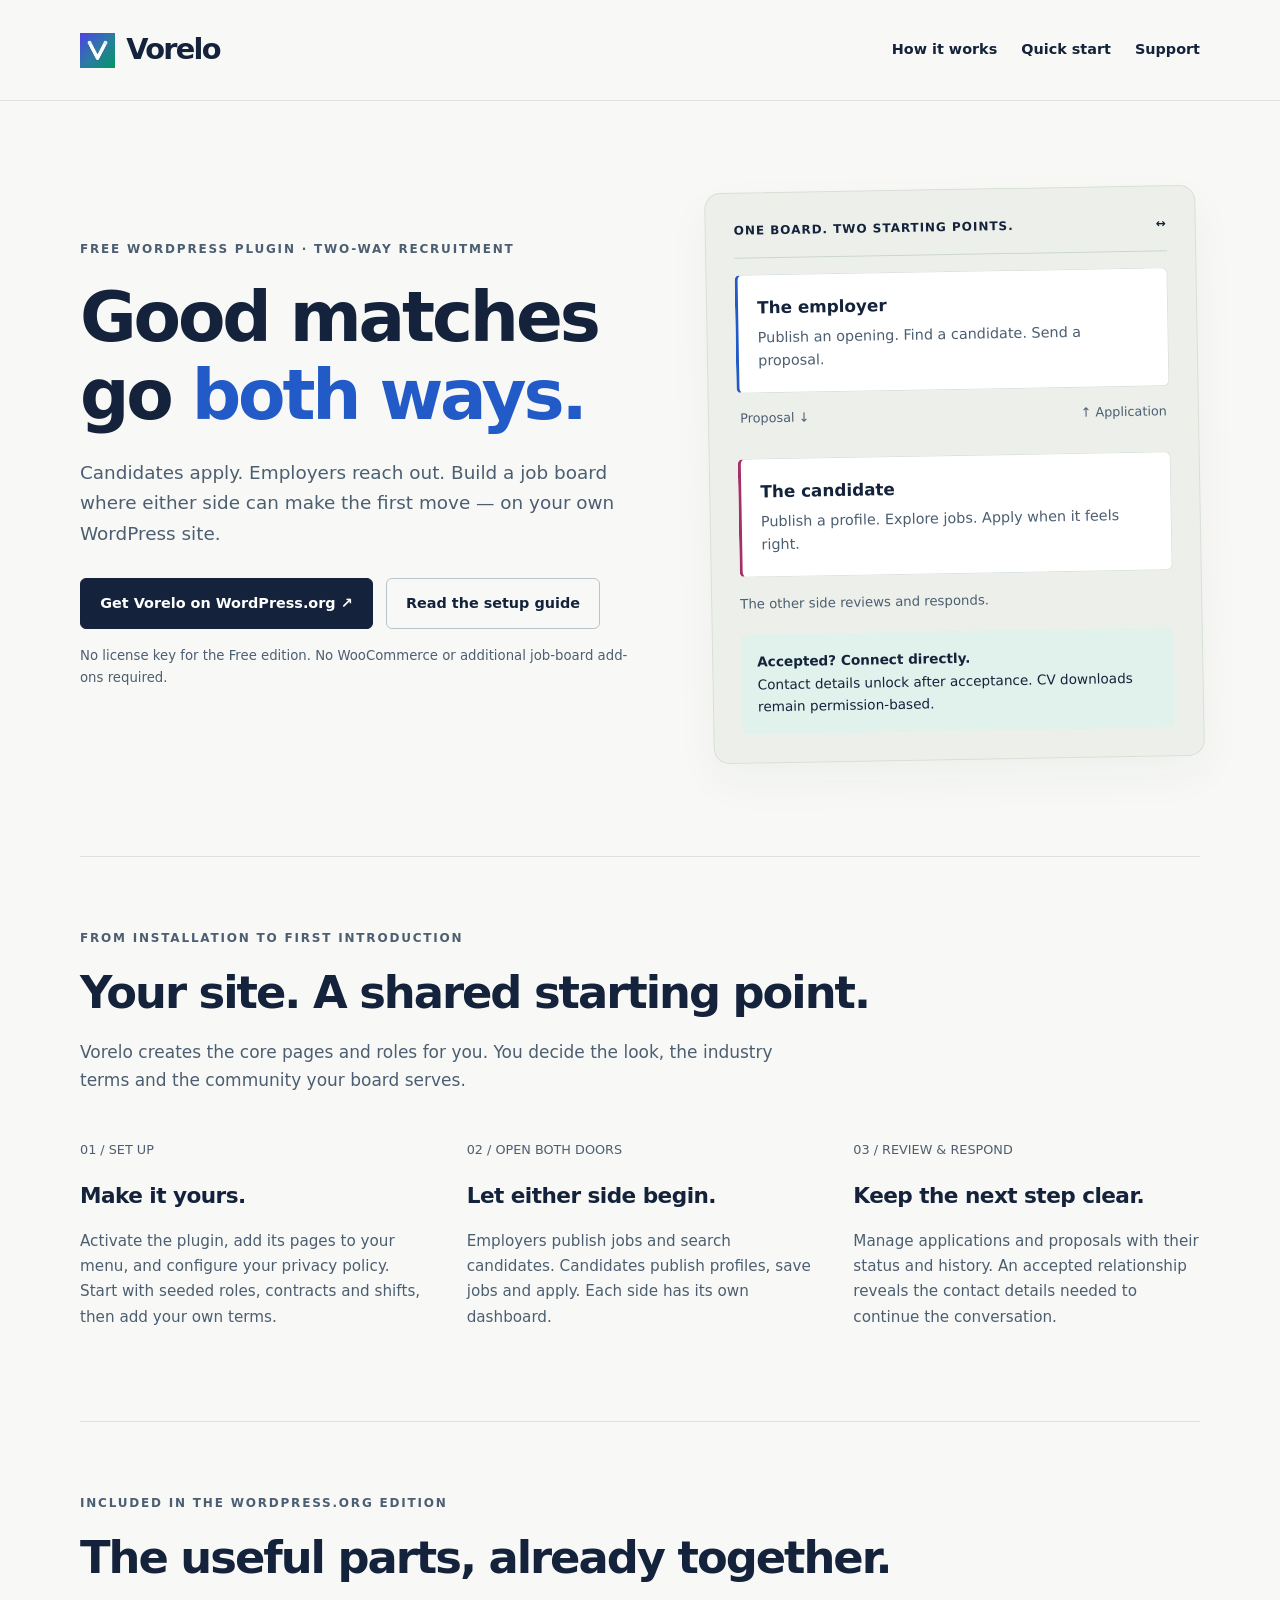
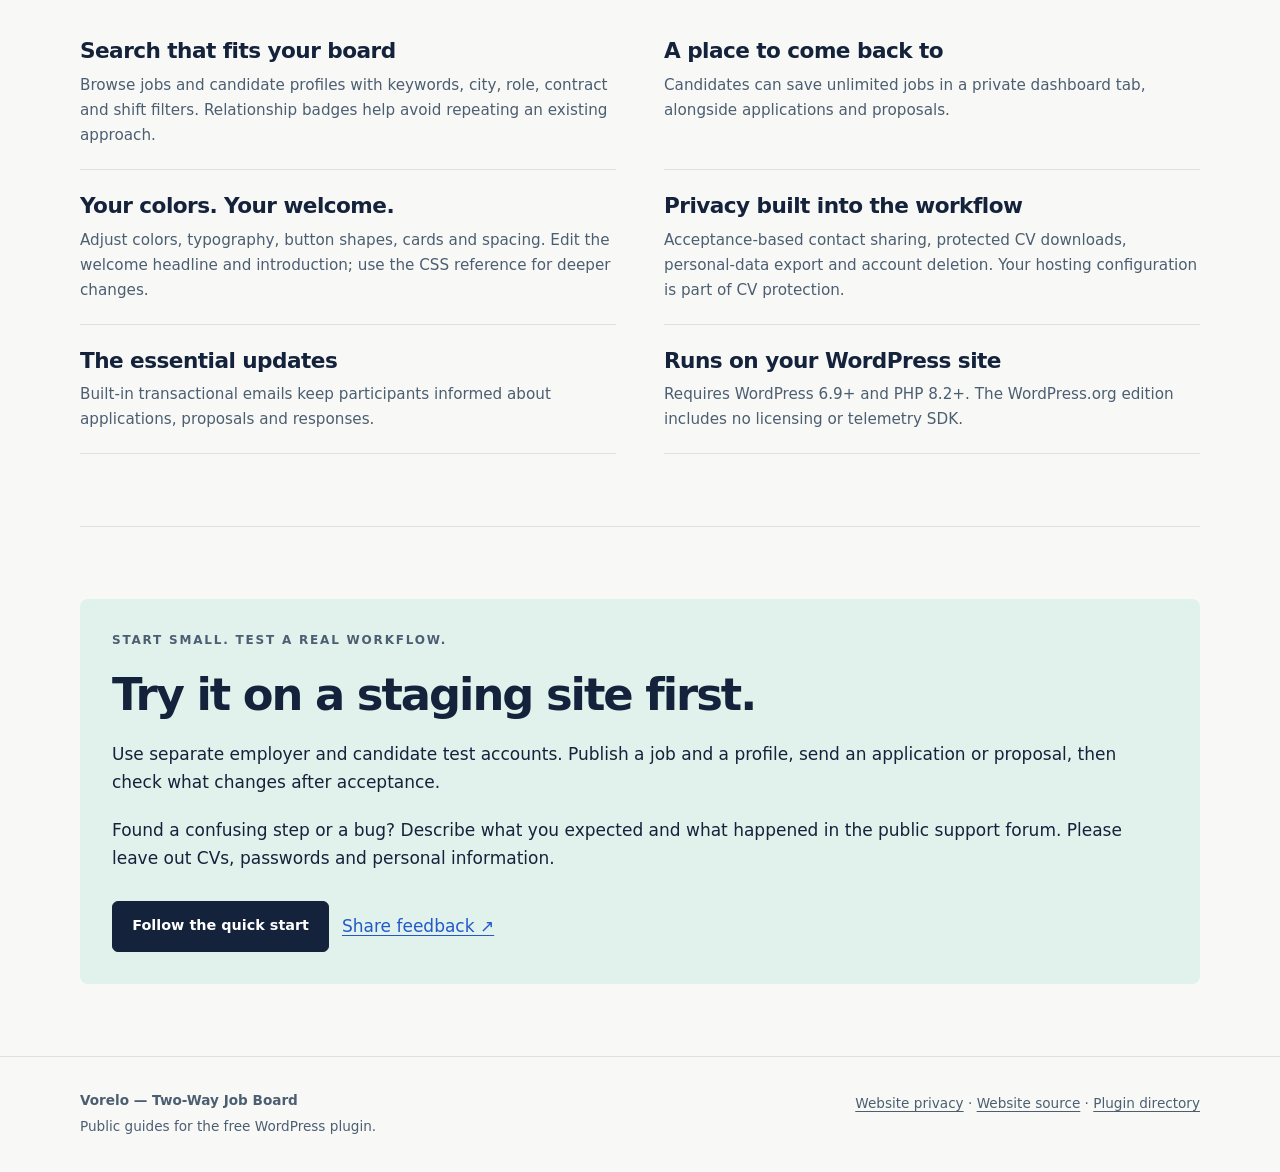
<file: docs/index.html>
<!doctype html>
<html lang="en">
<head>
  <meta charset="utf-8">
  <meta name="viewport" content="width=device-width, initial-scale=1">
  <meta name="description" content="Vorelo is a free two-way job board for WordPress. Learn how employers and candidates connect, and set up your own job board.">
  <meta name="theme-color" content="#14233b">
  <title>Vorelo — Two-Way Job Board for WordPress</title>
  <link rel="icon" href="assets/vorelo-icon-128.png" type="image/png" sizes="128x128">
  <link rel="stylesheet" href="assets/style.css">
  <link rel="canonical" href="https://paulex-github.github.io/vorelo-site/">
</head>
<body>
  <a class="mtwk-skip" href="#main">Skip to content</a>
  <header class="mtwk-header">
    <div class="mtwk-wrap mtwk-header-inner">
      <a class="mtwk-brand" href="./" aria-label="Vorelo home"><img src="assets/vorelo-logo-256.png" alt="" width="35" height="35">Vorelo</a>
      <nav class="mtwk-nav" aria-label="Main navigation"><a href="#how-it-works">How it works</a><a href="guide.html">Quick start</a><a href="https://wordpress.org/support/plugin/vorelo-job-board/">Support</a></nav>
    </div>
  </header>
  <main id="main" class="mtwk-wrap">
    <section class="mtwk-hero" aria-labelledby="hero-title">
      <div>
        <p class="mtwk-kicker">Free WordPress plugin · Two-way recruitment</p>
        <h1 id="hero-title">Good matches<br>go <span class="mtwk-accent">both ways.</span></h1>
        <p class="mtwk-hero-lead">Candidates apply. Employers reach out. Build a job board where either side can make the first move — on your own WordPress site.</p>
        <div class="mtwk-actions"><a class="mtwk-button" href="https://wordpress.org/plugins/vorelo-job-board/">Get Vorelo on WordPress.org ↗</a><a class="mtwk-button mtwk-button--light" href="guide.html">Read the setup guide</a></div>
        <p class="mtwk-small mtwk-hero-note">No license key for the Free edition. No WooCommerce or additional job-board add-ons required.</p>
      </div>
      <div class="mtwk-board" aria-label="Illustration of Vorelo's two-way workflow, not a live dashboard">
        <div class="mtwk-board-title"><span>One board. Two starting points.</span><span aria-hidden="true">↔</span></div>
        <div class="mtwk-person"><strong>The employer</strong><p>Publish an opening. Find a candidate. Send a proposal.</p></div>
        <div class="mtwk-exchange"><span>Proposal ↓</span><span>↑ Application</span></div>
        <div class="mtwk-person mtwk-person--candidate"><strong>The candidate</strong><p>Publish a profile. Explore jobs. Apply when it feels right.</p></div>
        <p class="mtwk-small" style="margin-top:1rem">The other side reviews and responds.</p>
        <div class="mtwk-match"><strong>Accepted? Connect directly.</strong>Contact details unlock after acceptance. CV downloads remain permission-based.</div>
      </div>
    </section>
    <section class="mtwk-section" id="how-it-works" aria-labelledby="how-title">
      <p class="mtwk-kicker">From installation to first introduction</p>
      <h2 id="how-title">Your site. A shared starting point.</h2>
      <p class="mtwk-section-intro">Vorelo creates the core pages and roles for you. You decide the look, the industry terms and the community your board serves.</p>
      <div class="mtwk-columns">
        <div><span class="mtwk-number">01 / SET UP</span><h3>Make it yours.</h3><p>Activate the plugin, add its pages to your menu, and configure your privacy policy. Start with seeded roles, contracts and shifts, then add your own terms.</p></div>
        <div><span class="mtwk-number">02 / OPEN BOTH DOORS</span><h3>Let either side begin.</h3><p>Employers publish jobs and search candidates. Candidates publish profiles, save jobs and apply. Each side has its own dashboard.</p></div>
        <div><span class="mtwk-number">03 / REVIEW & RESPOND</span><h3>Keep the next step clear.</h3><p>Manage applications and proposals with their status and history. An accepted relationship reveals the contact details needed to continue the conversation.</p></div>
      </div>
    </section>
    <section class="mtwk-section" aria-labelledby="features-title">
      <p class="mtwk-kicker">Included in the WordPress.org edition</p>
      <h2 id="features-title">The useful parts, already together.</h2>
      <div class="mtwk-feature-grid">
        <div class="mtwk-feature"><h3>Search that fits your board</h3><p>Browse jobs and candidate profiles with keywords, city, role, contract and shift filters. Relationship badges help avoid repeating an existing approach.</p></div>
        <div class="mtwk-feature"><h3>A place to come back to</h3><p>Candidates can save unlimited jobs in a private dashboard tab, alongside applications and proposals.</p></div>
        <div class="mtwk-feature"><h3>Your colors. Your welcome.</h3><p>Adjust colors, typography, button shapes, cards and spacing. Edit the welcome headline and introduction; use the CSS reference for deeper changes.</p></div>
        <div class="mtwk-feature"><h3>Privacy built into the workflow</h3><p>Acceptance-based contact sharing, protected CV downloads, personal-data export and account deletion. Your hosting configuration is part of CV protection.</p></div>
        <div class="mtwk-feature"><h3>The essential updates</h3><p>Built-in transactional emails keep participants informed about applications, proposals and responses.</p></div>
        <div class="mtwk-feature"><h3>Runs on your WordPress site</h3><p>Requires WordPress 6.9+ and PHP 8.2+. The WordPress.org edition includes no licensing or telemetry SDK.</p></div>
      </div>
    </section>
    <section class="mtwk-section" aria-labelledby="try-title">
      <div class="mtwk-callout"><p class="mtwk-kicker">Start small. Test a real workflow.</p><h2 id="try-title">Try it on a staging site first.</h2><p>Use separate employer and candidate test accounts. Publish a job and a profile, send an application or proposal, then check what changes after acceptance.</p><p>Found a confusing step or a bug? Describe what you expected and what happened in the public support forum. Please leave out CVs, passwords and personal information.</p><div class="mtwk-actions"><a class="mtwk-button" href="guide.html">Follow the quick start</a><a href="https://wordpress.org/support/plugin/vorelo-job-board/">Share feedback ↗</a></div></div>
    </section>
  </main>
  <footer class="mtwk-footer"><div class="mtwk-wrap mtwk-footer-inner"><div><strong>Vorelo — Two-Way Job Board</strong><p>Public guides for the free WordPress plugin.</p></div><p><a href="privacy.html">Website privacy</a> · <a href="https://github.com/paulex-github/vorelo-site">Website source</a> · <a href="https://wordpress.org/plugins/vorelo-job-board/">Plugin directory</a></p></div></footer>
</body>
</html>
</file>
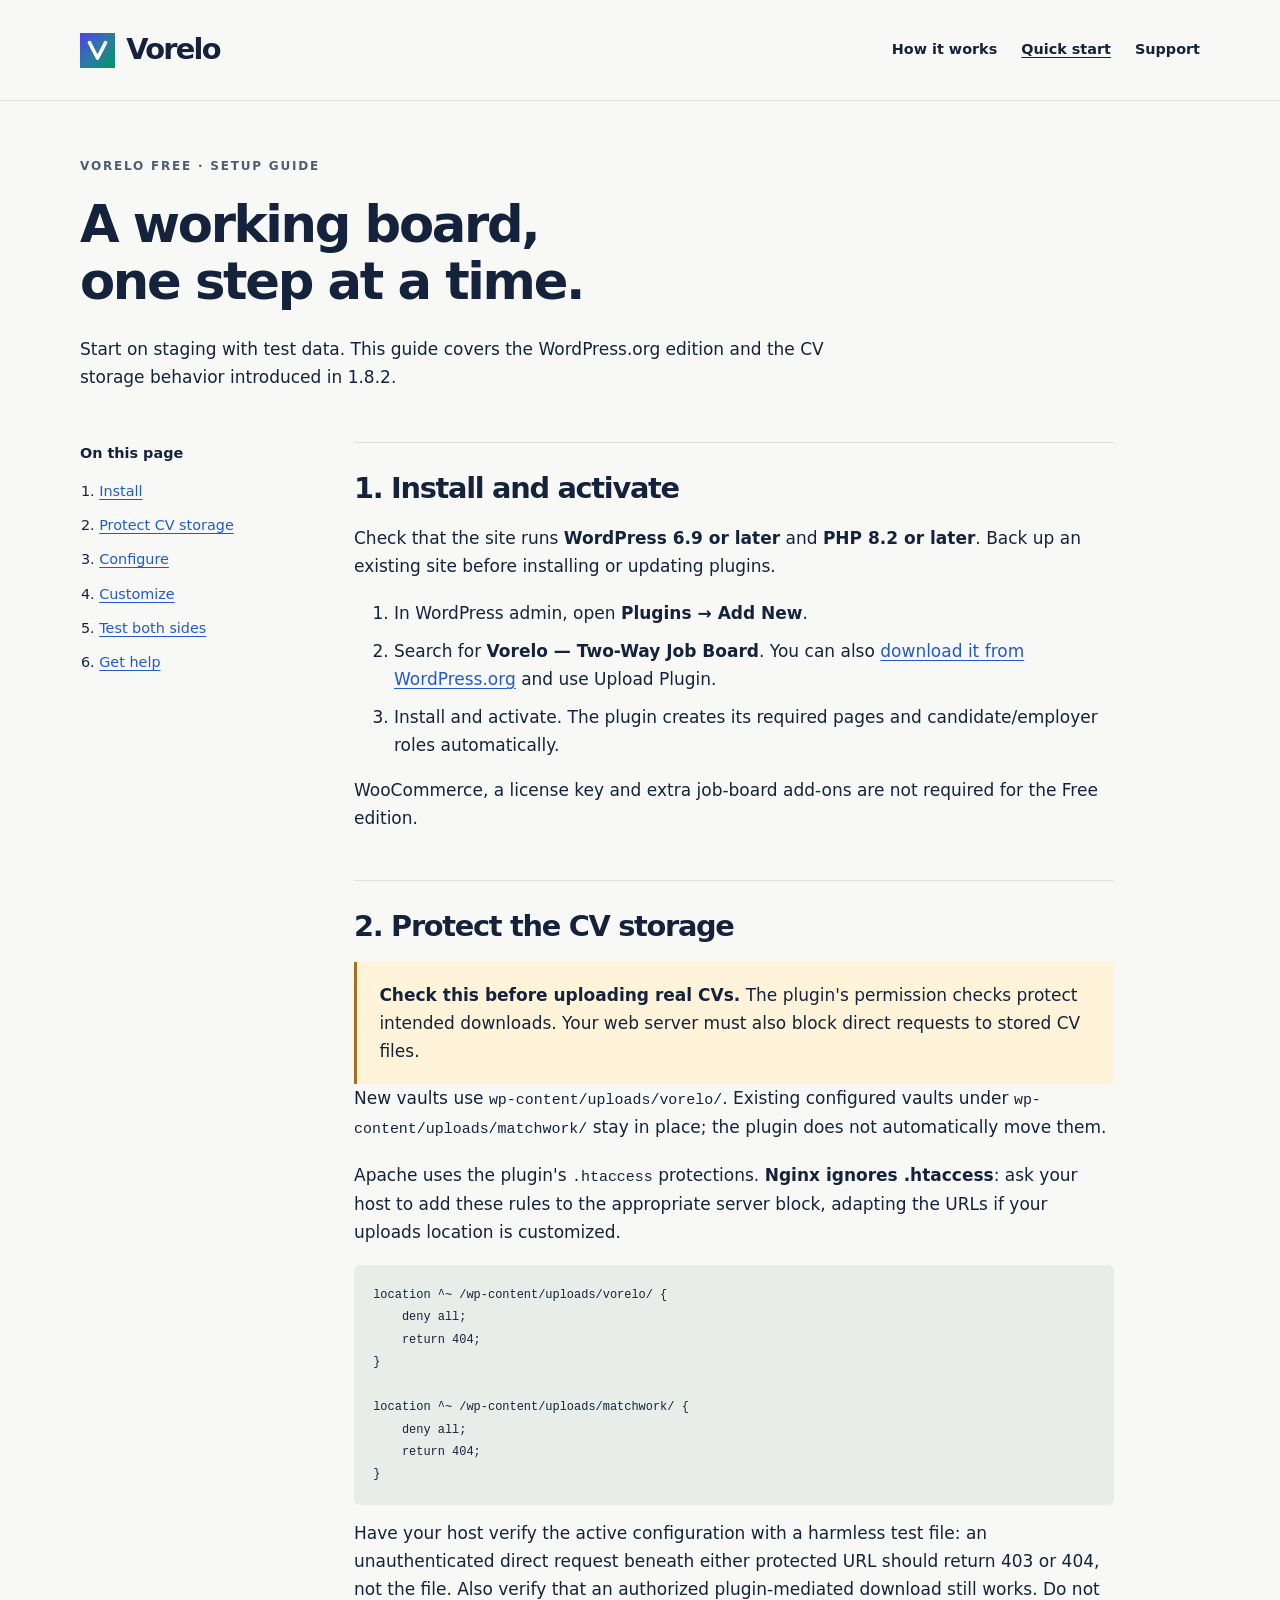
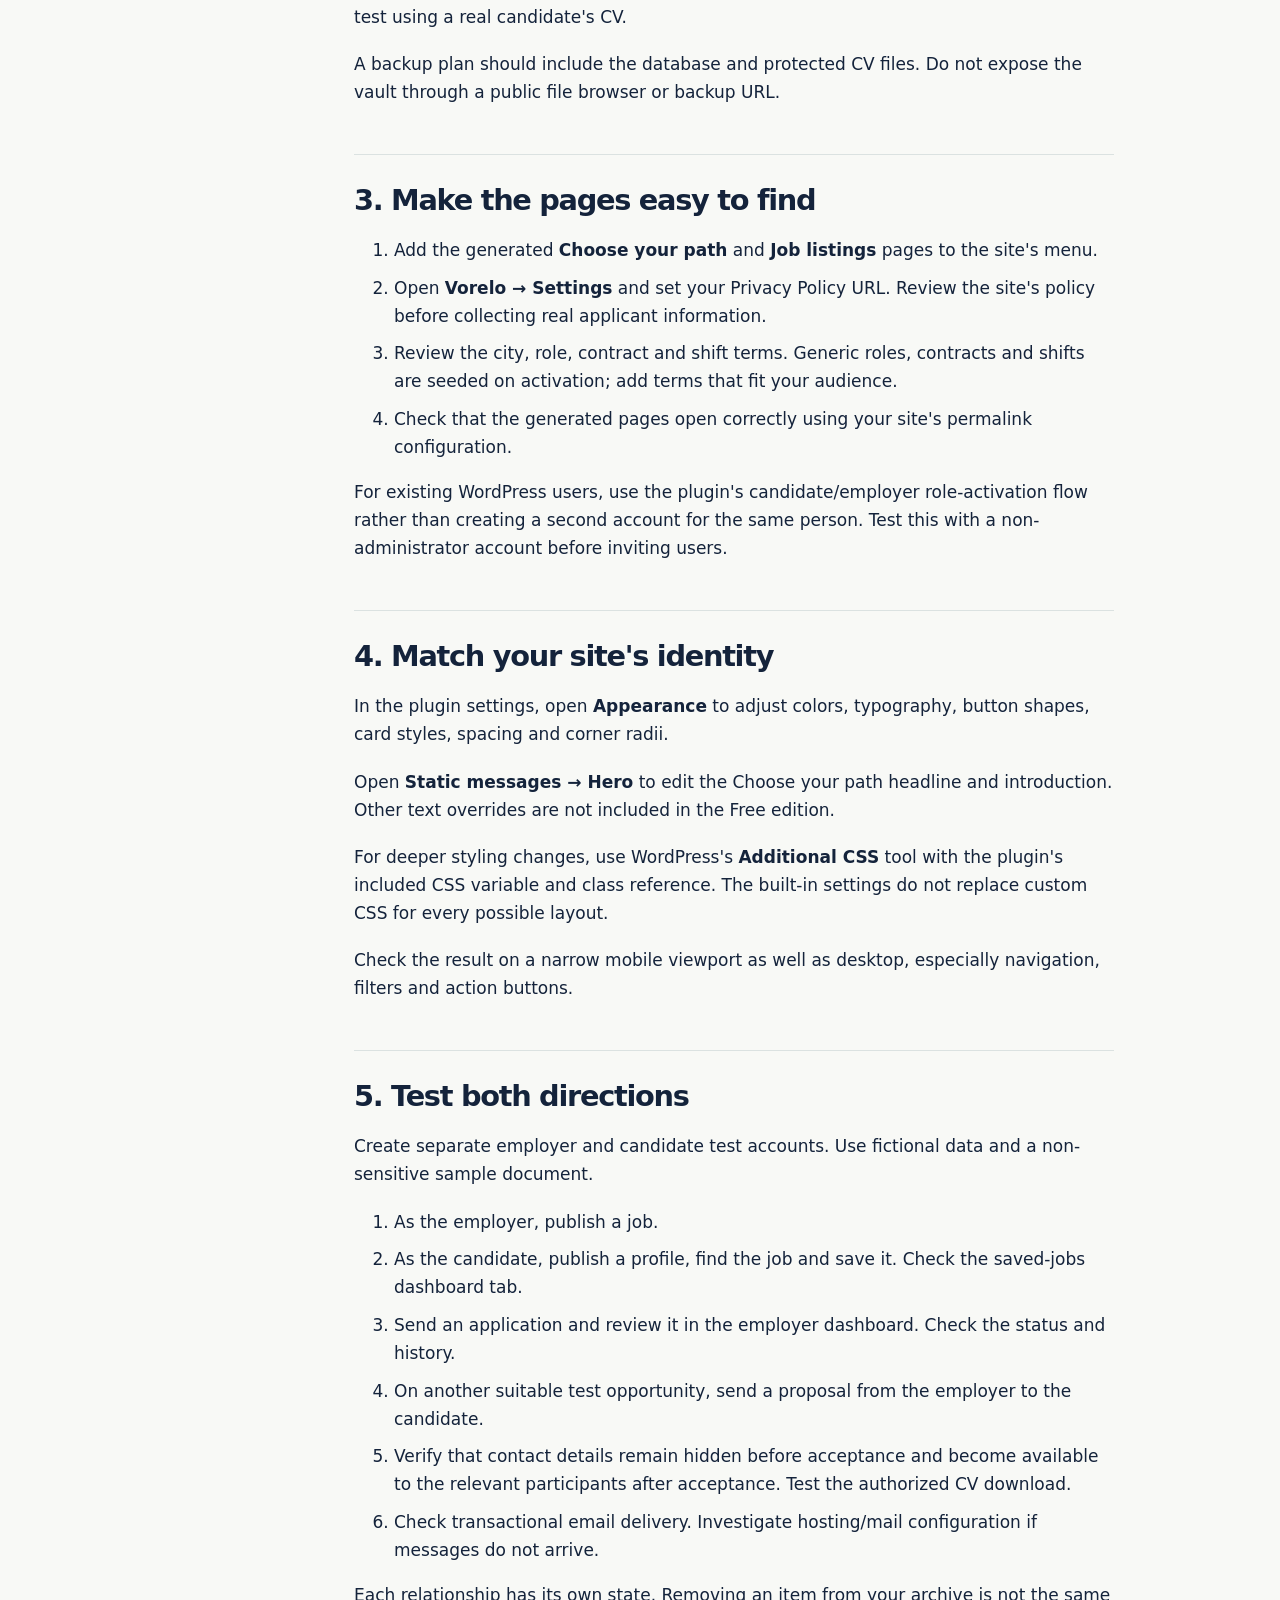
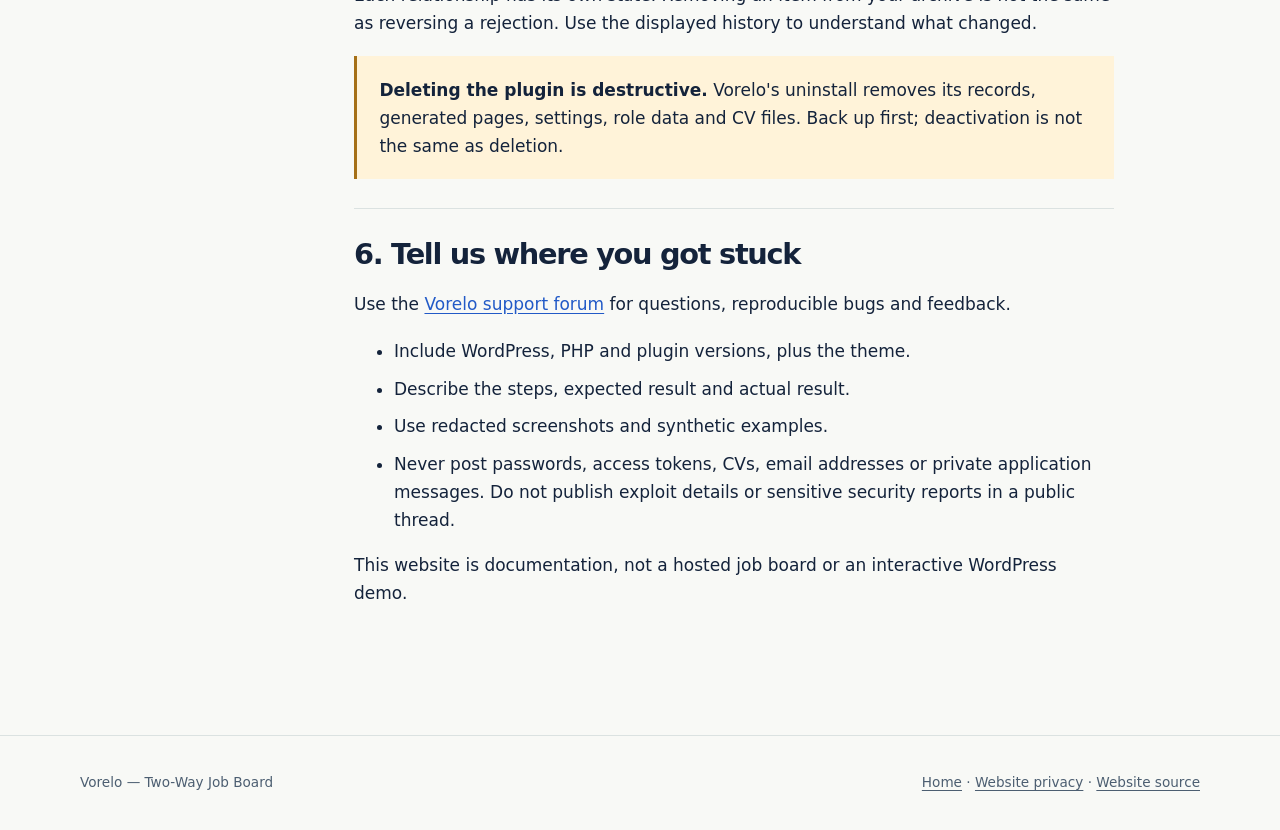
<file: docs/guide.html>
<!doctype html>
<html lang="en">
<head>
  <meta charset="utf-8"><meta name="viewport" content="width=device-width, initial-scale=1">
  <meta name="description" content="Install Vorelo, configure the job-board pages and appearance, protect CV storage, and test the candidate and employer workflow.">
  <title>Quick start — Vorelo</title>
  <link rel="icon" href="assets/vorelo-icon-128.png" type="image/png" sizes="128x128"><link rel="stylesheet" href="assets/style.css">
  <link rel="canonical" href="https://paulex-github.github.io/vorelo-site/guide.html">
</head>
<body>
  <a class="mtwk-skip" href="#main">Skip to content</a>
  <header class="mtwk-header"><div class="mtwk-wrap mtwk-header-inner"><a class="mtwk-brand" href="./" aria-label="Vorelo home"><img src="assets/vorelo-logo-256.png" alt="" width="35" height="35">Vorelo</a><nav class="mtwk-nav" aria-label="Main navigation"><a href="./#how-it-works">How it works</a><a href="guide.html" aria-current="page">Quick start</a><a href="https://wordpress.org/support/plugin/vorelo-job-board/">Support</a></nav></div></header>
  <main id="main" class="mtwk-wrap">
    <div class="mtwk-doc-hero"><p class="mtwk-kicker">Vorelo Free · Setup guide</p><h1>A working board,<br>one step at a time.</h1><p>Start on staging with test data. This guide covers the WordPress.org edition and the CV storage behavior introduced in 1.8.2.</p></div>
    <div class="mtwk-doc-layout">
      <nav class="mtwk-toc" aria-label="On this page"><strong>On this page</strong><ol><li><a href="#install">Install</a></li><li><a href="#cv-storage">Protect CV storage</a></li><li><a href="#configure">Configure</a></li><li><a href="#appearance">Customize</a></li><li><a href="#test">Test both sides</a></li><li><a href="#support">Get help</a></li></ol></nav>
      <article class="mtwk-article">
        <section id="install"><h2>1. Install and activate</h2><p>Check that the site runs <strong>WordPress 6.9 or later</strong> and <strong>PHP 8.2 or later</strong>. Back up an existing site before installing or updating plugins.</p><ol><li>In WordPress admin, open <strong>Plugins → Add New</strong>.</li><li>Search for <strong>Vorelo — Two-Way Job Board</strong>. You can also <a href="https://wordpress.org/plugins/vorelo-job-board/">download it from WordPress.org</a> and use Upload Plugin.</li><li>Install and activate. The plugin creates its required pages and candidate/employer roles automatically.</li></ol><p>WooCommerce, a license key and extra job-board add-ons are not required for the Free edition.</p></section>
        <section id="cv-storage"><h2>2. Protect the CV storage</h2><div class="mtwk-warning"><p><strong>Check this before uploading real CVs.</strong> The plugin's permission checks protect intended downloads. Your web server must also block direct requests to stored CV files.</p></div><p>New vaults use <code>wp-content/uploads/vorelo/</code>. Existing configured vaults under <code>wp-content/uploads/matchwork/</code> stay in place; the plugin does not automatically move them.</p><p>Apache uses the plugin's <code>.htaccess</code> protections. <strong>Nginx ignores .htaccess</strong>: ask your host to add these rules to the appropriate server block, adapting the URLs if your uploads location is customized.</p><pre><code>location ^~ /wp-content/uploads/vorelo/ {
    deny all;
    return 404;
}

location ^~ /wp-content/uploads/matchwork/ {
    deny all;
    return 404;
}</code></pre><p>Have your host verify the active configuration with a harmless test file: an unauthenticated direct request beneath either protected URL should return 403 or 404, not the file. Also verify that an authorized plugin-mediated download still works. Do not test using a real candidate's CV.</p><p>A backup plan should include the database and protected CV files. Do not expose the vault through a public file browser or backup URL.</p></section>
        <section id="configure"><h2>3. Make the pages easy to find</h2><ol><li>Add the generated <strong>Choose your path</strong> and <strong>Job listings</strong> pages to the site's menu.</li><li>Open <strong>Vorelo → Settings</strong> and set your Privacy Policy URL. Review the site's policy before collecting real applicant information.</li><li>Review the city, role, contract and shift terms. Generic roles, contracts and shifts are seeded on activation; add terms that fit your audience.</li><li>Check that the generated pages open correctly using your site's permalink configuration.</li></ol><p>For existing WordPress users, use the plugin's candidate/employer role-activation flow rather than creating a second account for the same person. Test this with a non-administrator account before inviting users.</p></section>
        <section id="appearance"><h2>4. Match your site's identity</h2><p>In the plugin settings, open <strong>Appearance</strong> to adjust colors, typography, button shapes, card styles, spacing and corner radii.</p><p>Open <strong>Static messages → Hero</strong> to edit the Choose your path headline and introduction. Other text overrides are not included in the Free edition.</p><p>For deeper styling changes, use WordPress's <strong>Additional CSS</strong> tool with the plugin's included CSS variable and class reference. The built-in settings do not replace custom CSS for every possible layout.</p><p>Check the result on a narrow mobile viewport as well as desktop, especially navigation, filters and action buttons.</p></section>
        <section id="test"><h2>5. Test both directions</h2><p>Create separate employer and candidate test accounts. Use fictional data and a non-sensitive sample document.</p><ol><li>As the employer, publish a job.</li><li>As the candidate, publish a profile, find the job and save it. Check the saved-jobs dashboard tab.</li><li>Send an application and review it in the employer dashboard. Check the status and history.</li><li>On another suitable test opportunity, send a proposal from the employer to the candidate.</li><li>Verify that contact details remain hidden before acceptance and become available to the relevant participants after acceptance. Test the authorized CV download.</li><li>Check transactional email delivery. Investigate hosting/mail configuration if messages do not arrive.</li></ol><p>Each relationship has its own state. Removing an item from your archive is not the same as reversing a rejection. Use the displayed history to understand what changed.</p><div class="mtwk-warning"><p><strong>Deleting the plugin is destructive.</strong> Vorelo's uninstall removes its records, generated pages, settings, role data and CV files. Back up first; deactivation is not the same as deletion.</p></div></section>
        <section id="support"><h2>6. Tell us where you got stuck</h2><p>Use the <a href="https://wordpress.org/support/plugin/vorelo-job-board/">Vorelo support forum</a> for questions, reproducible bugs and feedback.</p><ul><li>Include WordPress, PHP and plugin versions, plus the theme.</li><li>Describe the steps, expected result and actual result.</li><li>Use redacted screenshots and synthetic examples.</li><li>Never post passwords, access tokens, CVs, email addresses or private application messages. Do not publish exploit details or sensitive security reports in a public thread.</li></ul><p>This website is documentation, not a hosted job board or an interactive WordPress demo.</p></section>
      </article>
    </div>
  </main>
  <footer class="mtwk-footer"><div class="mtwk-wrap mtwk-footer-inner"><p>Vorelo — Two-Way Job Board</p><p><a href="./">Home</a> · <a href="privacy.html">Website privacy</a> · <a href="https://github.com/paulex-github/vorelo-site">Website source</a></p></div></footer>
</body>
</html>
</file>
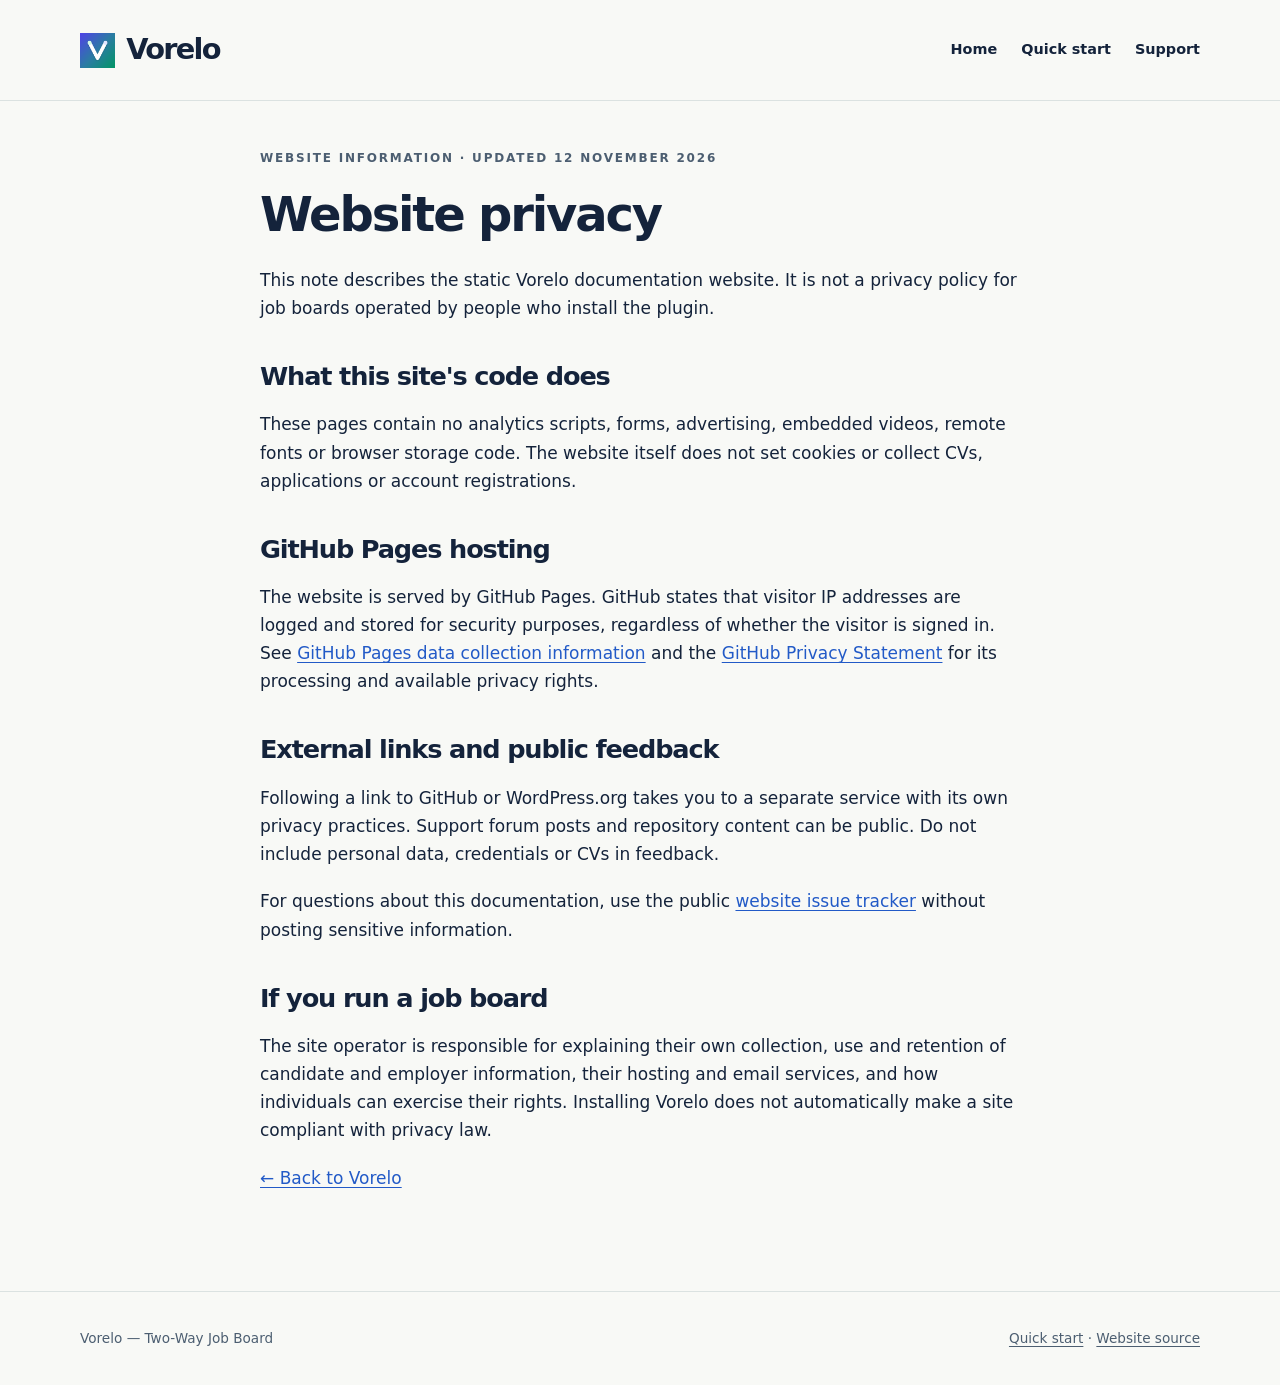
<file: docs/privacy.html>
<!doctype html>
<html lang="en">
<head><meta charset="utf-8"><meta name="viewport" content="width=device-width, initial-scale=1"><meta name="description" content="Privacy information for Vorelo's static documentation website, hosted on GitHub Pages."><title>Website privacy — Vorelo</title><link rel="icon" href="assets/vorelo-icon-128.png" type="image/png" sizes="128x128"><link rel="stylesheet" href="assets/style.css"><link rel="canonical" href="https://paulex-github.github.io/vorelo-site/privacy.html"></head>
<body>
  <a class="mtwk-skip" href="#main">Skip to content</a>
  <header class="mtwk-header"><div class="mtwk-wrap mtwk-header-inner"><a class="mtwk-brand" href="./" aria-label="Vorelo home"><img src="assets/vorelo-logo-256.png" alt="" width="35" height="35">Vorelo</a><nav class="mtwk-nav" aria-label="Main navigation"><a href="./">Home</a><a href="guide.html">Quick start</a><a href="https://wordpress.org/support/plugin/vorelo-job-board/">Support</a></nav></div></header>
  <main id="main" class="mtwk-wrap"><article class="mtwk-text-page"><p class="mtwk-kicker">Website information · Updated 12 November 2026</p><h1>Website privacy</h1><p>This note describes the static Vorelo documentation website. It is not a privacy policy for job boards operated by people who install the plugin.</p><h2>What this site's code does</h2><p>These pages contain no analytics scripts, forms, advertising, embedded videos, remote fonts or browser storage code. The website itself does not set cookies or collect CVs, applications or account registrations.</p><h2>GitHub Pages hosting</h2><p>The website is served by GitHub Pages. GitHub states that visitor IP addresses are logged and stored for security purposes, regardless of whether the visitor is signed in. See <a href="https://docs.github.com/en/pages/getting-started-with-github-pages/what-is-github-pages">GitHub Pages data collection information</a> and the <a href="https://docs.github.com/en/site-policy/privacy-policies/github-general-privacy-statement">GitHub Privacy Statement</a> for its processing and available privacy rights.</p><h2>External links and public feedback</h2><p>Following a link to GitHub or WordPress.org takes you to a separate service with its own privacy practices. Support forum posts and repository content can be public. Do not include personal data, credentials or CVs in feedback.</p><p>For questions about this documentation, use the public <a href="https://github.com/paulex-github/vorelo-site/issues">website issue tracker</a> without posting sensitive information.</p><h2>If you run a job board</h2><p>The site operator is responsible for explaining their own collection, use and retention of candidate and employer information, their hosting and email services, and how individuals can exercise their rights. Installing Vorelo does not automatically make a site compliant with privacy law.</p><p><a href="./">← Back to Vorelo</a></p></article></main>
  <footer class="mtwk-footer"><div class="mtwk-wrap mtwk-footer-inner"><p>Vorelo — Two-Way Job Board</p><p><a href="guide.html">Quick start</a> · <a href="https://github.com/paulex-github/vorelo-site">Website source</a></p></div></footer>
</body>
</html>
</file>
<file: docs/assets/style.css>
:root{--mtwk-ink:#14233b;--mtwk-muted:#4c5e71;--mtwk-paper:#f8f9f6;--mtwk-line:#dbe2e1;--mtwk-blue:#225ac7;--mtwk-pink:#a72f68;--mtwk-mint:#e1f1eb;--mtwk-width:1120px}
*{box-sizing:border-box}html{scroll-behavior:smooth;scroll-padding-top:2rem}body{margin:0;background:var(--mtwk-paper);color:var(--mtwk-ink);font-family:system-ui,-apple-system,BlinkMacSystemFont,"Segoe UI",sans-serif;font-size:17px;line-height:1.65}a{color:var(--mtwk-blue);text-underline-offset:.2em}a:hover{text-decoration-thickness:2px}a:focus-visible,summary:focus-visible{outline:3px solid var(--mtwk-pink);outline-offset:5px}img,svg{max-width:100%}h1,h2,h3{line-height:1.12;letter-spacing:-.045em}h1{font-size:clamp(2.8rem,5.4vw,4.8rem);margin:1rem 0 1.5rem;font-weight:750}h2{font-size:clamp(2rem,3.5vw,3rem);margin:0 0 1.25rem}h3{font-size:1.35rem;letter-spacing:-.025em}p{margin:0 0 1.2rem}.mtwk-wrap{width:min(var(--mtwk-width),calc(100% - 3rem));margin-inline:auto}.mtwk-skip{position:absolute;left:1rem;top:-100px;padding:.5rem 1rem;background:white;z-index:10}.mtwk-skip:focus{top:.5rem}.mtwk-header{border-bottom:1px solid var(--mtwk-line)}.mtwk-header-inner{min-height:100px;display:flex;justify-content:space-between;align-items:center;gap:1.5rem}.mtwk-brand{display:flex;gap:.7rem;align-items:center;color:var(--mtwk-ink);text-decoration:none;font-size:1.8rem;font-weight:750;letter-spacing:-.06em}.mtwk-brand img{width:35px;height:35px}.mtwk-nav{display:flex;gap:1.5rem;flex-wrap:wrap;font-size:.9rem;font-weight:600}.mtwk-nav a{color:var(--mtwk-ink);text-decoration:none}.mtwk-nav a[aria-current=page]{text-decoration:underline}.mtwk-hero{display:grid;grid-template-columns:1.15fr 1fr;align-items:center;gap:4rem;padding-block:5.5rem 6rem}.mtwk-kicker{font-size:.75rem;letter-spacing:.15em;text-transform:uppercase;font-weight:750;color:var(--mtwk-muted)}.mtwk-hero-lead{font-size:1.15rem;max-width:35rem;color:var(--mtwk-muted)}.mtwk-accent{color:var(--mtwk-blue)}.mtwk-actions{display:flex;gap:.8rem;flex-wrap:wrap;align-items:center;margin-top:1.8rem}.mtwk-button{display:inline-flex;align-items:center;justify-content:center;padding:.8rem 1.2rem;background:var(--mtwk-ink);color:white;border:1px solid var(--mtwk-ink);border-radius:6px;font-size:.9rem;font-weight:650;text-decoration:none}.mtwk-button:hover{background:#293f60;color:white}.mtwk-button--light{background:transparent;color:var(--mtwk-ink);border-color:#b9c4cb}.mtwk-button--light:hover{background:#e8edec;color:var(--mtwk-ink)}.mtwk-small{font-size:.83rem;color:var(--mtwk-muted)}.mtwk-hero-note{margin-top:1rem}.mtwk-board{padding:1.75rem;background:#edf0ea;border:1px solid #d8e0d6;border-radius:16px;transform:rotate(-1deg);box-shadow:0 18px 45px #14233b0b}.mtwk-board-title{display:flex;justify-content:space-between;border-bottom:1px solid #cbd6cf;padding-bottom:1rem;font-size:.75rem;font-weight:650;text-transform:uppercase;letter-spacing:.08em}.mtwk-person{background:white;padding:1.2rem;margin-top:1rem;border:1px solid var(--mtwk-line);border-left:3px solid var(--mtwk-blue);border-radius:6px}.mtwk-person--candidate{border-left-color:var(--mtwk-pink)}.mtwk-person strong{display:block;font-size:1.05rem}.mtwk-person p{font-size:.9rem;margin:.25rem 0 0;color:var(--mtwk-muted)}.mtwk-exchange{display:flex;justify-content:space-between;gap:1rem;font-size:.8rem;padding:.85rem .2rem;color:var(--mtwk-muted)}.mtwk-match{background:var(--mtwk-mint);padding:1rem;border-radius:6px;font-size:.85rem}.mtwk-match strong{display:block}.mtwk-section{padding-block:4.5rem;border-top:1px solid var(--mtwk-line)}.mtwk-section-intro{max-width:44rem;color:var(--mtwk-muted)}.mtwk-columns{display:grid;grid-template-columns:repeat(3,1fr);gap:2.5rem;margin-top:2.5rem}.mtwk-number{font-size:.8rem;color:var(--mtwk-muted);font-variant-numeric:tabular-nums}.mtwk-columns p{color:var(--mtwk-muted);font-size:.95rem}.mtwk-feature-grid{display:grid;grid-template-columns:1fr 1fr;gap:0 3rem;margin-top:2rem}.mtwk-feature{padding:1.3rem 0;border-bottom:1px solid var(--mtwk-line)}.mtwk-feature h3{margin:.2rem 0 .6rem}.mtwk-feature p{font-size:.95rem;color:var(--mtwk-muted);margin:0}.mtwk-callout{padding:2rem;background:var(--mtwk-mint);border-radius:8px}.mtwk-footer{border-top:1px solid var(--mtwk-line);padding-block:2rem;font-size:.85rem;color:var(--mtwk-muted)}.mtwk-footer-inner{display:flex;justify-content:space-between;gap:2rem;flex-wrap:wrap}.mtwk-footer p{margin:.2rem 0}.mtwk-footer a{color:inherit}.mtwk-doc-hero{padding-block:3.5rem 2rem;max-width:50rem}.mtwk-doc-hero h1{font-size:clamp(2.5rem,4vw,3.5rem)}.mtwk-doc-layout{display:grid;grid-template-columns:210px minmax(0,1fr);gap:4rem;padding-bottom:5rem}.mtwk-toc{font-size:.9rem}.mtwk-toc ol{padding-left:1.2rem}.mtwk-toc li{margin-bottom:.65rem}.mtwk-article{max-width:760px;min-width:0}.mtwk-article section{padding-block:1.8rem;border-top:1px solid var(--mtwk-line)}.mtwk-article h2{font-size:1.8rem}.mtwk-article h3{font-size:1.2rem}.mtwk-article li{margin-bottom:.6rem}.mtwk-article pre{padding:1.2rem;background:#e9edea;border-radius:6px;overflow:auto;font-size:.85rem;line-height:1.65}.mtwk-article code{overflow-wrap:anywhere;font-size:.88em}.mtwk-warning{padding:1.2rem 1.4rem;border-left:3px solid #a57017;background:#fff3d9}.mtwk-warning p:last-child{margin-bottom:0}.mtwk-text-page{max-width:760px;margin-inline:auto;padding-block:3rem 5rem}.mtwk-text-page h1{font-size:3rem}.mtwk-text-page h2{font-size:1.6rem;margin-top:2.5rem}.mtwk-text-page li{margin-block:.5rem}
@media(max-width:850px){.mtwk-hero{grid-template-columns:1fr;gap:3rem;padding-block:3rem}.mtwk-hero h1{max-width:650px}.mtwk-board{max-width:600px;width:100%;transform:none}.mtwk-columns{gap:1.5rem}.mtwk-doc-layout{grid-template-columns:1fr;gap:1rem}.mtwk-toc{border-top:1px solid var(--mtwk-line);padding-top:1rem}.mtwk-toc ol{columns:2}}
@media(max-width:560px){.mtwk-wrap{width:calc(100% - 2rem)}.mtwk-header-inner{align-items:flex-start;flex-direction:column;gap:.8rem;padding-block:1rem;min-height:0}.mtwk-nav{gap:1.1rem}.mtwk-hero{padding-block:2.5rem}.mtwk-board{padding:1.1rem}.mtwk-columns,.mtwk-feature-grid{grid-template-columns:1fr}.mtwk-columns{gap:1rem}.mtwk-section{padding-block:3rem}.mtwk-exchange{font-size:.75rem}.mtwk-callout{padding:1.3rem}.mtwk-toc ol{columns:1}.mtwk-footer-inner{gap:.7rem}}
@media(prefers-reduced-motion:reduce){html{scroll-behavior:auto}}
@media print{.mtwk-header,.mtwk-footer,.mtwk-actions,.mtwk-toc{display:none}body{background:white;color:black;font-size:11pt}.mtwk-wrap{width:100%}.mtwk-hero,.mtwk-doc-layout{display:block}.mtwk-board{transform:none;box-shadow:none}.mtwk-section{padding-block:1.5rem}a{color:inherit}.mtwk-article pre{white-space:pre-wrap}}
</file>
